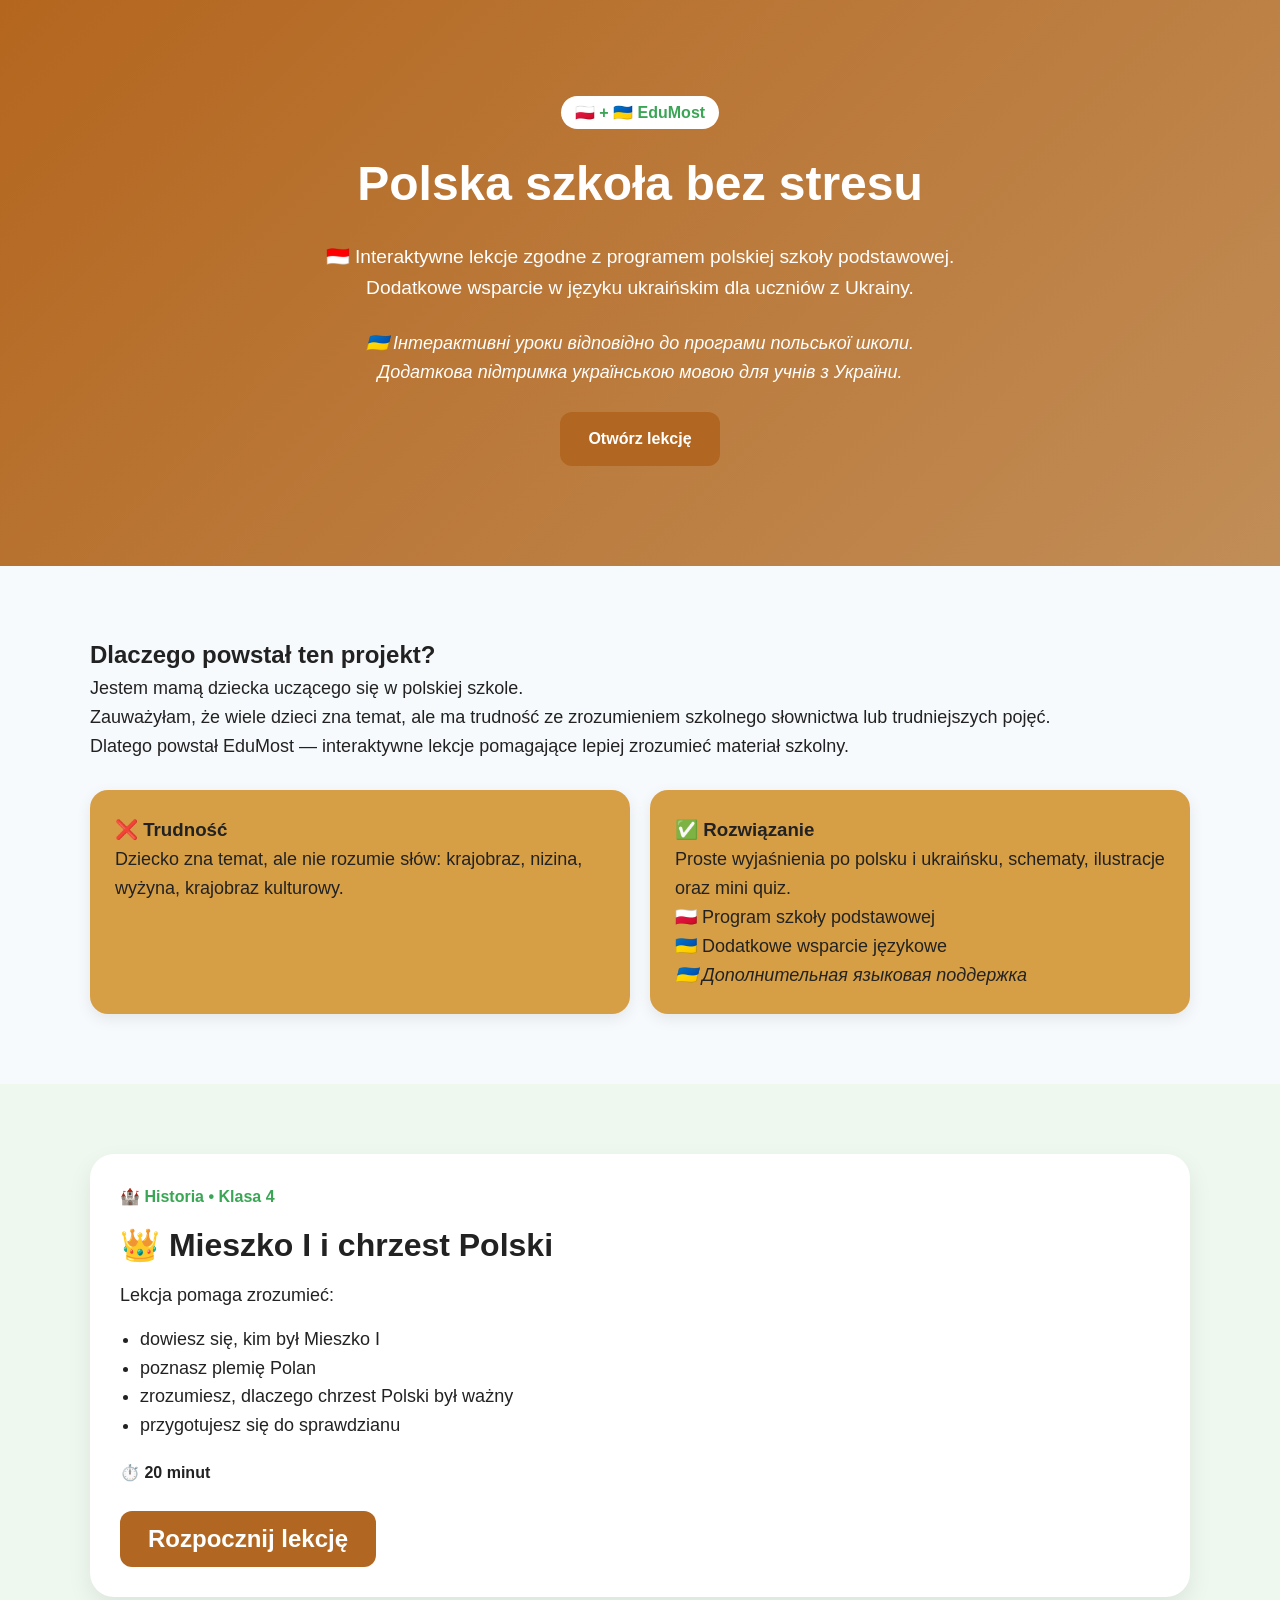
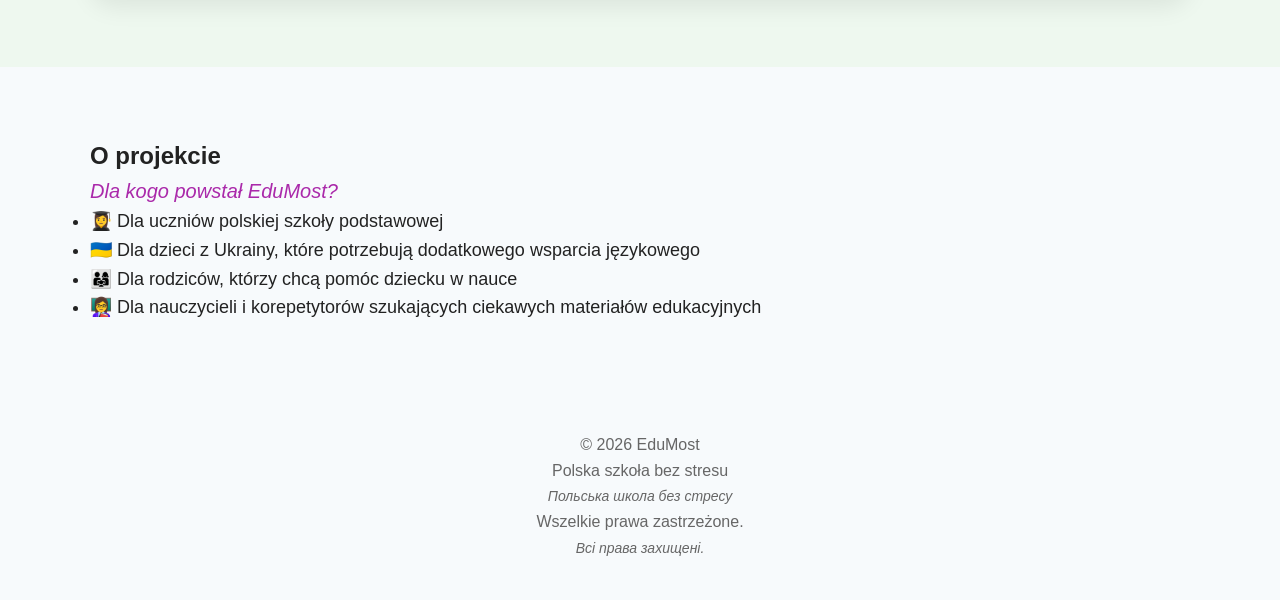
<file: index.html>
<!DOCTYPE html>
<html lang="pl">

<head>
    <meta charset="UTF-8">
    <meta name="viewport" content="width=device-width, initial-scale=1.0">

    <title>EduMost | Krajobraz Polski</title>

    <link rel="stylesheet" href="style.css">
</head>

<body>

    <header class="hero">

        <div class="hero-content">

            <span class="badge">🇵🇱 + 🇺🇦 EduMost</span>

            <h1>Polska szkoła bez stresu</h1>

            <p class="subtitle">
                🇮🇩 Interaktywne lekcje zgodne z programem polskiej szkoły podstawowej. <br>Dodatkowe wsparcie w języku
                ukraińskim dla uczniów z Ukrainy.
            </p><br>
            <p><em>🇺🇦 Інтерактивні уроки відповідно до програми польської школи. <br> Додаткова підтримка українською
                    мовою для учнів з України.</em></p>

            <a href="#lesson" class="btn">
                Otwórz lekcję
            </a>

        </div>

    </header>

    <section class="problem">

        <div class="container">

            <h2>Dlaczego powstał ten projekt?</h2>

            <p>
                Jestem mamą dziecka uczącego się w polskiej szkole.
            </p>
            <p>Zauważyłam, że wiele dzieci zna temat, ale ma trudność ze zrozumieniem szkolnego słownictwa lub
                trudniejszych pojęć.</p>
            <p>Dlatego powstał EduMost — interaktywne lekcje pomagające lepiej zrozumieć materiał szkolny.</p>

            <div class="cards">

                <div class="card">
                    <h3>❌ Trudność</h3>
                    <p>
                        Dziecko zna temat, ale nie rozumie słów:
                        krajobraz, nizina, wyżyna, krajobraz kulturowy.
                    </p>
                </div>

                <div class="card">
                    <h3>✅ Rozwiązanie</h3>
                    <p>
                        Proste wyjaśnienia po polsku i ukraińsku,
                        schematy, ilustracje oraz mini quiz.
                    </p>
                    <p>🇵🇱 Program szkoły podstawowej</p>
                    <p>🇺🇦 Dodatkowe wsparcie językowe</p>
                    <p><em>🇺🇦 Дополнительная языковая поддержка</em></p>
                </div>

            </div>

        </div>

    </section>

    <section id="lesson" class="lesson-preview">

        <div class="container">

            <div class="lesson-card">

                <div class="lesson-info">

                    <span class="subject">
                        🏰 Historia • Klasa 4
                    </span>

                    <h3>👑 Mieszko I i chrzest Polski</h3>

                    <p>
                        Lekcja pomaga zrozumieć:
                    </p>

                    <ul>
                        <li>dowiesz się, kim był Mieszko I</li>
                        <li>poznasz plemię Polan</li>
                        <li>zrozumiesz, dlaczego chrzest Polski był ważny</li>
                        <li>przygotujesz się do sprawdzianu</li>
                    </ul>

                    <div class="lesson-meta">
                        ⏱️ 20 minut
                    </div>

                    <button class="btn" id="openLesson" style="font-size: 1.5rem;">
                        Rozpocznij lekcję
                    </button>

                </div>

            </div>

        </div>

    </section>

    <section class="about">

        <div class="container">

            <h2>O projekcie</h2>
            <p class="p20">Dla kogo powstał EduMost?</h6>
            <ul>
                <li>👩‍🎓 Dla uczniów polskiej szkoły podstawowej</li>
                <li>🇺🇦 Dla dzieci z Ukrainy, które potrzebują dodatkowego wsparcia językowego</li>
                <li>👨‍👩‍👧 Dla rodziców, którzy chcą pomóc dziecku w nauce</li>
                <li>👩‍🏫 Dla nauczycieli i korepetytorów szukających ciekawych materiałów edukacyjnych</li>
            </ul>

        </div>

    </section>

    <footer>
        © 2026 EduMost <br>
        <p>Polska szkoła bez stresu <br><em>Польська школа без стресу</em> </p>
        <p>Wszelkie prawa zastrzeżone. <br><em>Всі права захищені.</em></p>
    </footer>
    <script src="script.js"></script>

</body>

</html>
</file>
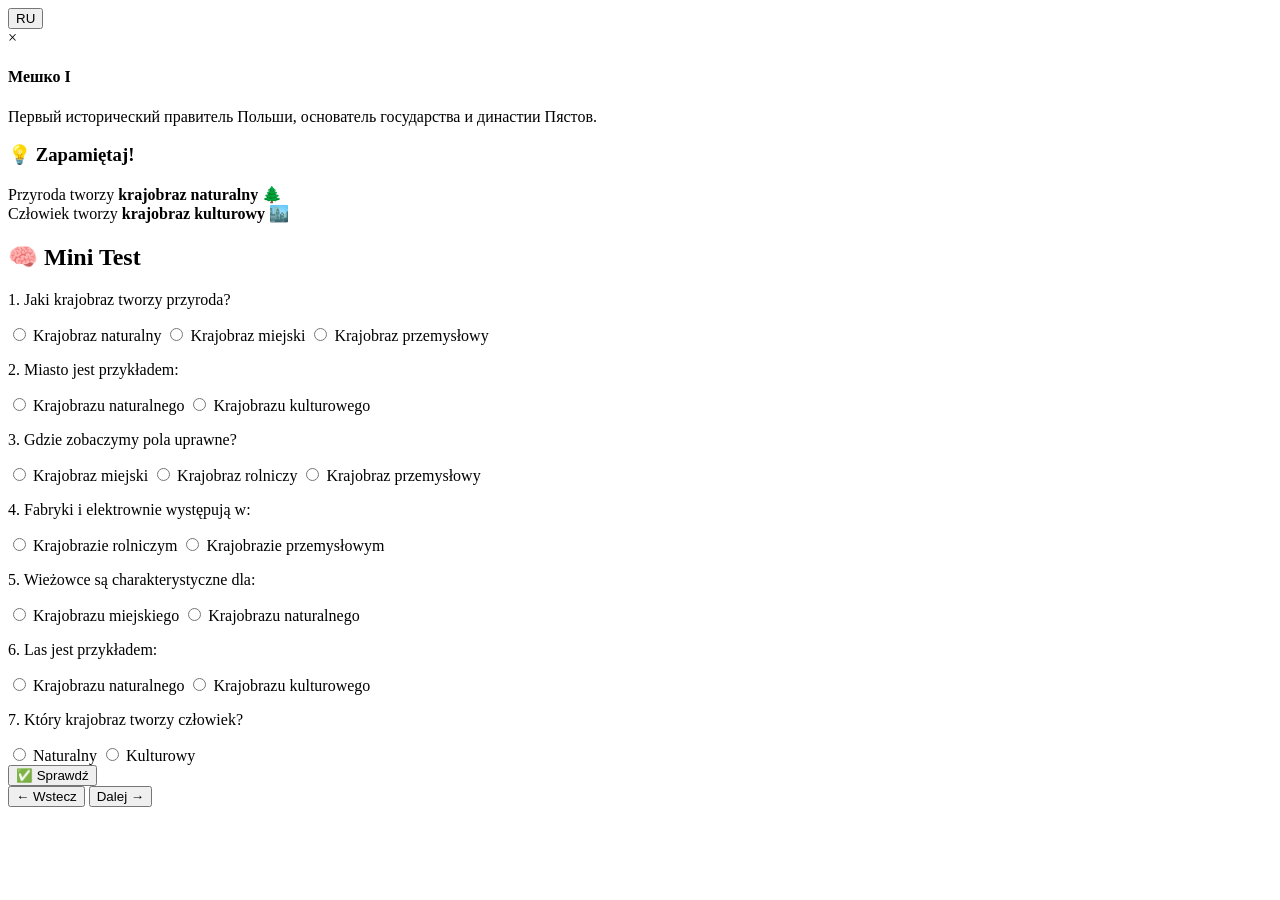
<file: zagonowka.html>
<!DOCTYPE html>
<html lang="en">

<head>
    <meta charset="UTF-8">
    <meta name="viewport" content="width=device-width, initial-scale=1.0">
    <title>Document</title>
</head>

<body>
    <!-- RU -->
    <button class="ru-btn modal-trigger" data-modal="ru_1">RU</button>

    <div class="modal" data-modal="ru_1">
        <div class="modal-content">
            <span class="close">&times;</span>
            <h4>Мешко I</h4>
            <p>
                Первый исторический правитель Польши,
                основатель государства и династии Пястов.
            </p>
        </div>
    </div>
    <!--  -->

    <div class="remember-note">
        <h3>💡 Zapamiętaj!</h3>

        <p>
            Przyroda tworzy <strong>krajobraz naturalny</strong> 🌲<br>
            Człowiek tworzy <strong>krajobraz kulturowy</strong> 🏙️
        </p>
    </div>

    <!-- мини тест -->
     <section class="slide" id="slide20">

        <div class="cфrd lesson-block">
            <h2>🧠 Mini Test</h2>
            <div class="question" data-correct="naturalny">
                <p>1. Jaki krajobraz tworzy przyroda?</p> <label><input type="radio" name="q1" value="naturalny">
                    Krajobraz naturalny</label> <label><input type="radio" name="q1" value="miejski"> Krajobraz
                    miejski</label> <label><input type="radio" name="q1" value="przemyslowy"> Krajobraz
                    przemysłowy</label>
            </div>
            <div class="question" data-correct="kulturowy">
                <p>2. Miasto jest przykładem:</p> <label><input type="radio" name="q2" value="naturalny"> Krajobrazu
                    naturalnego</label> <label><input type="radio" name="q2" value="kulturowy"> Krajobrazu
                    kulturowego</label>
            </div>
            <div class="question" data-correct="rolniczy">
                <p>3. Gdzie zobaczymy pola uprawne?</p> <label><input type="radio" name="q3" value="miejski"> Krajobraz
                    miejski</label> <label><input type="radio" name="q3" value="rolniczy"> Krajobraz rolniczy</label>
                <label><input type="radio" name="q3" value="przemyslowy"> Krajobraz przemysłowy</label>
            </div>
            <div class="question" data-correct="przemyslowy">
                <p>4. Fabryki i elektrownie występują w:</p> <label><input type="radio" name="q4" value="rolniczy">
                    Krajobrazie rolniczym</label> <label><input type="radio" name="q4" value="przemyslowy"> Krajobrazie
                    przemysłowym</label>
            </div>
            <div class="question" data-correct="miejski">
                <p>5. Wieżowce są charakterystyczne dla:</p> <label><input type="radio" name="q5" value="miejski">
                    Krajobrazu miejskiego</label> <label><input type="radio" name="q5" value="naturalny"> Krajobrazu
                    naturalnego</label>
            </div>
            <div class="question" data-correct="naturalny">
                <p>6. Las jest przykładem:</p> <label><input type="radio" name="q6" value="naturalny"> Krajobrazu
                    naturalnego</label> <label><input type="radio" name="q6" value="kulturowy"> Krajobrazu
                    kulturowego</label>
            </div>
            <div class="question" data-correct="kulturowy">
                <p>7. Który krajobraz tworzy człowiek?</p> <label><input type="radio" name="q7" value="naturalny">
                    Naturalny</label> <label><input type="radio" name="q7" value="kulturowy"> Kulturowy</label>
            </div> <button class="btn" onclick="checkQuiz()"> ✅ Sprawdź </button>
            <div id="quizResult">

            </div>
            <!-- navigation -->
            <div class="navigation">
                <button class="btn-back" onclick="prevSlide()">
                    ← Wstecz
                </button>

                <button class="btn-next" onclick="nextSlide()">
                    Dalej →
                </button>
            </div>
            <!-- end navigation -->
        </div>
    </section>
</body>

</html>
</file>
<file: style.css>
/* style.css */

*{
margin:0;
padding:0;
box-sizing:border-box;
}

body{
font-family:Inter, Arial, sans-serif;
background:#f7fafc;
color:#222;
line-height:1.6;
}

.container{
width:90%;
max-width:1100px;
margin:auto;
}

.hero{
background:linear-gradient(
135deg,
#b4661e,
#c18d57
);
color:white;
padding:100px 20px;
text-align:center;
}

.badge{
background:white;
color:#3aa655;
padding:8px 14px;
border-radius:30px;
font-weight:600;
}

.hero h1{
font-size:3rem;
margin:20px 0;
}

.subtitle{
font-size:1.2rem;
max-width:700px;
margin:auto;
}

.p20{
    font-size: 20px;
    color: rgb(170, 41, 170);
    font-style: italic;
}
p{
    font-size: 18px;
}
ul{
    font-size: 18px;
}
.btn{
display:inline-block;
margin-top:25px;
padding:14px 28px;
border:none;
border-radius:12px;
/* background:white;
color:#3aa655; */
background:#b16721;
color:white;
font-weight:700;
cursor:pointer;
text-decoration:none;
}
.btn:hover{
    background:#ab590c;
    color:white;
    scale: 0.9;
}

.problem{
padding:70px 0;
}

.cards{
display:grid;
grid-template-columns:repeat(auto-fit,minmax(250px,1fr));
gap:20px;
margin-top:30px;
}

.card{
background:rgb(211, 185, 144);
background-color:rgb(215, 159, 69);

padding:25px;
border-radius:18px;
box-shadow:0 5px 15px rgba(0,0,0,.08);
}

.lesson-preview{
padding:70px 0;
background:#eef8ef;
}

.lesson-card{
background:white;
border-radius:24px;
padding:30px;
box-shadow:0 10px 25px rgba(0,0,0,.08);
}

.subject{
color:#3aa655;
font-weight:600;
}

.lesson-card h3{
font-size:2rem;
margin:10px 0;
}

.lesson-card ul{
margin-left:20px;
margin-top:15px;

}

.lesson-meta{
margin-top:20px;
font-weight:700;
}

.about{
padding:70px 0;
}

footer{
padding:40px;
text-align:center;
color:#666;
}

footer p{
    font-size: 16px;
}

footer p em{
    font-size: 14px;
}
</file>
